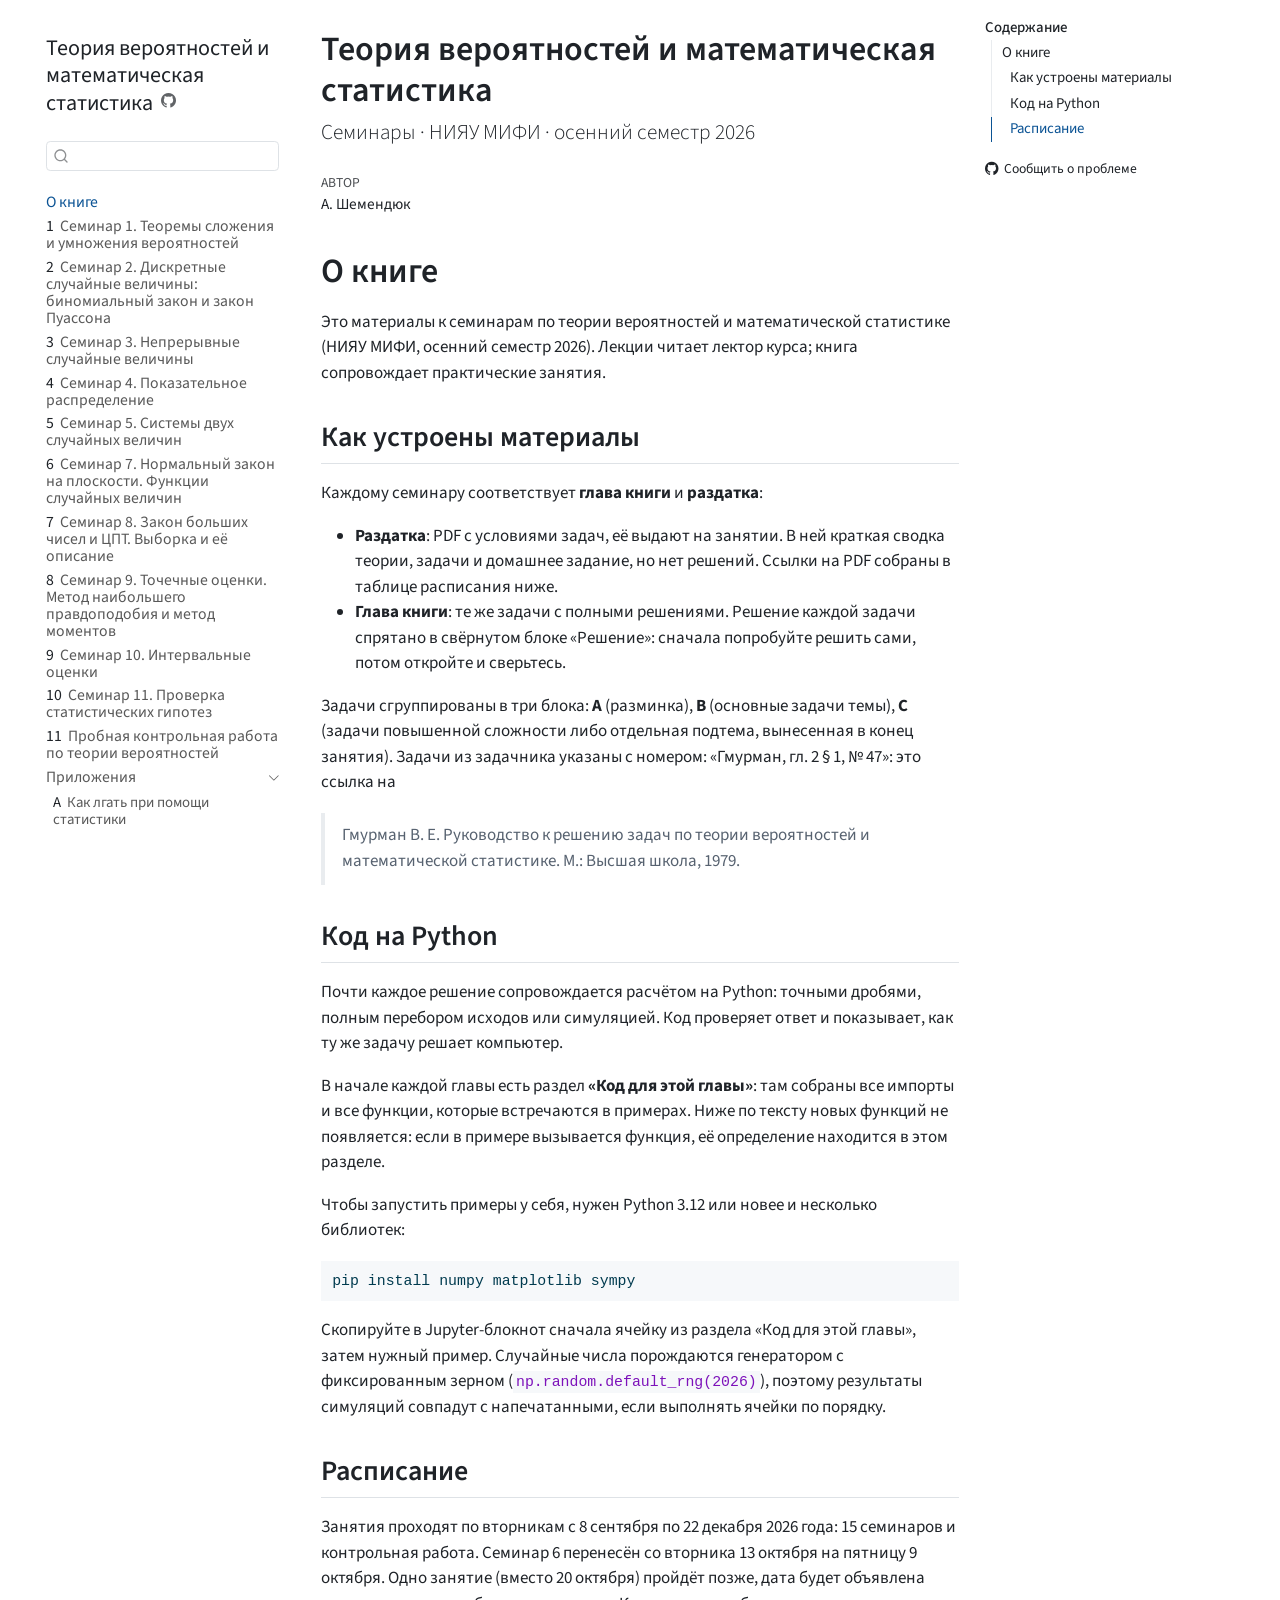
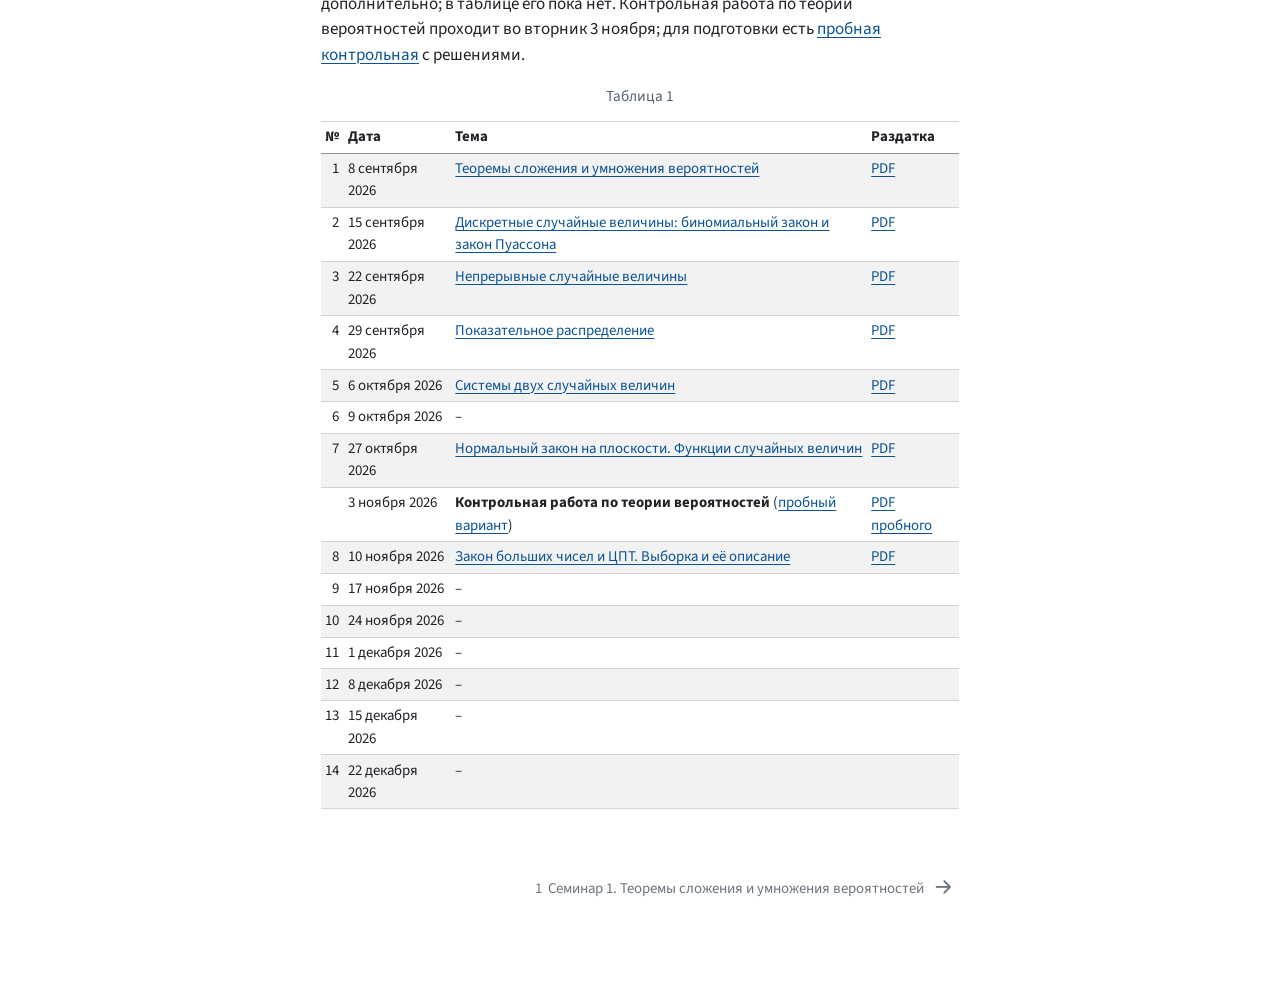
<file: index.html>
<!DOCTYPE html>
<html xmlns="http://www.w3.org/1999/xhtml" lang="ru" xml:lang="ru"><head>

<meta charset="utf-8">
<meta name="generator" content="quarto-1.10.18">

<meta name="viewport" content="width=device-width, initial-scale=1.0, user-scalable=yes">

<meta name="author" content="А. Шемендюк">

<title>Теория вероятностей и математическая статистика</title>
<style>
/* Default styles provided by pandoc.
** See https://pandoc.org/MANUAL.html#variables-for-html for config info.
*/
span.smallcaps{font-variant: small-caps;}
div.columns{display: flex; gap: 1.5em;}
div.column{flex: auto;}
@media screen {
div.columns{gap: min(4vw, 1.5em);}
div.column{overflow-x: auto;}
}
div.hanging-indent{margin-left: 1.5em; text-indent: -1.5em;}
ul.task-list{list-style: none;}
ul.task-list li input[type="checkbox"] {
  width: 0.8em;
  margin: 0 0.8em 0.2em -1em; /* quarto-specific, see https://github.com/quarto-dev/quarto-cli/issues/4556 */ 
  vertical-align: middle;
}
/* CSS for syntax highlighting */
html { -webkit-text-size-adjust: 100%; }
pre > code.sourceCode { white-space: pre; position: relative; }
pre > code.sourceCode > span { display: inline-block; line-height: 1.25; }
pre > code.sourceCode > span:empty { height: 1.2em; }
.sourceCode { overflow: visible; }
code.sourceCode > span { color: inherit; text-decoration: inherit; }
div.sourceCode { margin: 1em 0; }
pre.sourceCode { margin: 0; }
@media screen {
div.sourceCode { overflow: auto; }
}
@media print {
pre > code.sourceCode { white-space: pre-wrap; }
pre > code.sourceCode > span { text-indent: -5em; padding-left: 5em; }
}
pre.numberSource code
  { counter-reset: source-line 0; }
pre.numberSource code > span
  { position: relative; left: -4em; counter-increment: source-line; }
pre.numberSource code > span > a:first-child::before
  { content: counter(source-line);
    position: relative; left: -1em; text-align: right; vertical-align: baseline;
    border: none; display: inline-block;
    -webkit-touch-callout: none; -webkit-user-select: none;
    -khtml-user-select: none; -moz-user-select: none;
    -ms-user-select: none; user-select: none;
    padding: 0 4px; width: 4em;
  }
pre.numberSource { margin-left: 3em;  padding-left: 4px; }
div.sourceCode
  {   }
@media screen {
pre > code.sourceCode > span > a:first-child::before { text-decoration: underline; }
}
</style>


<script src="site_libs/quarto-nav/quarto-nav.js"></script>
<script src="site_libs/quarto-nav/headroom.min.js"></script>
<script src="site_libs/clipboard/clipboard.min.js"></script>
<script src="site_libs/quarto-search/autocomplete.umd.js"></script>
<script src="site_libs/quarto-search/fuse.min.js"></script>
<script src="site_libs/quarto-search/quarto-search.js"></script>
<meta name="quarto:offset" content="./">
<link href="./seminars/01-addition-multiplication/seminar-01.html" rel="next">
<script src="site_libs/quarto-html/quarto.js" type="module"></script>
<script src="site_libs/quarto-html/tabsets/tabsets.js" type="module"></script>
<script src="site_libs/quarto-html/popper.min.js"></script>
<script src="site_libs/quarto-html/tippy.umd.min.js"></script>
<script src="site_libs/quarto-html/anchor.min.js"></script>
<link href="site_libs/quarto-html/tippy.css" rel="stylesheet">
<link href="site_libs/quarto-html/quarto-syntax-highlighting-64a204ab8560d761af7679ceaba22944.css" rel="stylesheet" id="quarto-text-highlighting-styles">
<script src="site_libs/bootstrap/bootstrap.min.js"></script>
<link href="site_libs/bootstrap/bootstrap-icons.css" rel="stylesheet">
<link href="site_libs/bootstrap/bootstrap-1aa567b42d78015c3b7cfc07166ec9b5.min.css" rel="stylesheet" append-hash="true" id="quarto-bootstrap" data-mode="light">
<script id="quarto-search-options" type="application/json">{
  "location": "sidebar",
  "copy-button": false,
  "collapse-after": 3,
  "panel-placement": "start",
  "type": "textbox",
  "limit": 50,
  "keyboard-shortcut": [
    "f",
    "/",
    "s"
  ],
  "show-item-context": false,
  "language": {
    "search-no-results-text": "Поиск не дал результатов",
    "search-matching-documents-text": "Результаты поиска",
    "search-copy-link-title": "Скопировать ссылку",
    "search-hide-matches-text": "Скрыть дополнительные результаты",
    "search-more-match-text": "дополнительный результат в этом документе",
    "search-more-matches-text": "дополнительных результата(-ов) в этом документе",
    "search-clear-button-title": "Очистить",
    "search-text-placeholder": "",
    "search-detached-cancel-button-title": "Отменить",
    "search-submit-button-title": "Найти",
    "search-label": "Поиск"
  }
}</script>
<script>
window.MathJax = {
  tex: {
    macros: {
      E: "\\mathrm{E}",
      Var: "\\mathrm{Var}",
      Prob: "\\mathbb{P}",
      Cov: "\\mathrm{cov}",
      indep: "\\perp\\!\\!\\!\\perp"
    }
  }
};
</script>


</head>

<body class="nav-sidebar floating quarto-light">

<div id="quarto-search-results"></div>
  <header id="quarto-header" class="headroom fixed-top">
  <nav class="quarto-secondary-nav">
    <div class="container-fluid d-flex">
      <button type="button" class="quarto-btn-toggle btn" data-bs-toggle="collapse" role="button" data-bs-target=".quarto-sidebar-collapse-item" aria-controls="quarto-sidebar" aria-expanded="false" aria-label="Переключить боковую панель навигации" onclick="if (window.quartoToggleHeadroom) { window.quartoToggleHeadroom(); }">
        <i class="bi bi-layout-text-sidebar-reverse"></i>
      </button>
        <nav class="quarto-page-breadcrumbs" aria-label="breadcrumb"><ol class="breadcrumb"><li class="breadcrumb-item"><a href="./index.html">О книге</a></li></ol></nav>
        <a class="flex-grow-1" role="navigation" data-bs-toggle="collapse" data-bs-target=".quarto-sidebar-collapse-item" aria-controls="quarto-sidebar" aria-expanded="false" aria-label="Переключить боковую панель навигации" onclick="if (window.quartoToggleHeadroom) { window.quartoToggleHeadroom(); }">      
        </a>
      <button type="button" class="btn quarto-search-button" aria-label="Поиск" onclick="window.quartoOpenSearch();">
        <i class="bi bi-search"></i>
      </button>
    </div>
  </nav>
</header>
<!-- content -->
<div id="quarto-content" class="quarto-container page-columns page-rows-contents page-layout-article">
<!-- sidebar -->
  <nav id="quarto-sidebar" class="sidebar collapse collapse-horizontal quarto-sidebar-collapse-item sidebar-navigation floating overflow-auto">
    <div class="pt-lg-2 mt-2 text-left sidebar-header">
    <div class="sidebar-title mb-0 py-0">
      <a href="./">Теория вероятностей и математическая статистика</a> 
        <div class="sidebar-tools-main">
    <a href="https://github.com/AlexShem/stats-2026/" title="Исходный код" class="quarto-navigation-tool px-1" aria-label="Исходный код"><i class="bi bi-github"></i></a>
</div>
    </div>
      </div>
        <div class="mt-2 flex-shrink-0 align-items-center">
        <div class="sidebar-search">
        <div id="quarto-search" class="" title="Поиск"></div>
        </div>
        </div>
    <div class="sidebar-menu-container"> 
    <ul class="list-unstyled mt-1">
        <li class="sidebar-item">
  <div class="sidebar-item-container"> 
  <a href="./index.html" class="sidebar-item-text sidebar-link active">
 <span class="menu-text">О книге</span></a>
  </div>
</li>
        <li class="sidebar-item">
  <div class="sidebar-item-container"> 
  <a href="./seminars/01-addition-multiplication/seminar-01.html" class="sidebar-item-text sidebar-link">
 <span class="menu-text"><span class="chapter-number">1</span>&nbsp; <span class="chapter-title">Семинар 1. Теоремы сложения и умножения вероятностей</span></span></a>
  </div>
</li>
        <li class="sidebar-item">
  <div class="sidebar-item-container"> 
  <a href="./seminars/02-discrete-random-variables/seminar-02.html" class="sidebar-item-text sidebar-link">
 <span class="menu-text"><span class="chapter-number">2</span>&nbsp; <span class="chapter-title">Семинар 2. Дискретные случайные величины: биномиальный закон и закон Пуассона</span></span></a>
  </div>
</li>
        <li class="sidebar-item">
  <div class="sidebar-item-container"> 
  <a href="./seminars/03-continuous-random-variables/seminar-03.html" class="sidebar-item-text sidebar-link">
 <span class="menu-text"><span class="chapter-number">3</span>&nbsp; <span class="chapter-title">Семинар 3. Непрерывные случайные величины</span></span></a>
  </div>
</li>
        <li class="sidebar-item">
  <div class="sidebar-item-container"> 
  <a href="./seminars/04-exponential-distribution/seminar-04.html" class="sidebar-item-text sidebar-link">
 <span class="menu-text"><span class="chapter-number">4</span>&nbsp; <span class="chapter-title">Семинар 4. Показательное распределение</span></span></a>
  </div>
</li>
        <li class="sidebar-item">
  <div class="sidebar-item-container"> 
  <a href="./seminars/05-two-random-variables/seminar-05.html" class="sidebar-item-text sidebar-link">
 <span class="menu-text"><span class="chapter-number">5</span>&nbsp; <span class="chapter-title">Семинар 5. Системы двух случайных величин</span></span></a>
  </div>
</li>
        <li class="sidebar-item">
  <div class="sidebar-item-container"> 
  <a href="./seminars/07-normal-plane-functions/seminar-07.html" class="sidebar-item-text sidebar-link">
 <span class="menu-text"><span class="chapter-number">6</span>&nbsp; <span class="chapter-title">Семинар 7. Нормальный закон на плоскости. Функции случайных величин</span></span></a>
  </div>
</li>
        <li class="sidebar-item">
  <div class="sidebar-item-container"> 
  <a href="./seminars/08-lln-clt-sample/seminar-08.html" class="sidebar-item-text sidebar-link">
 <span class="menu-text"><span class="chapter-number">7</span>&nbsp; <span class="chapter-title">Семинар 8. Закон больших чисел и ЦПТ. Выборка и её описание</span></span></a>
  </div>
</li>
        <li class="sidebar-item">
  <div class="sidebar-item-container"> 
  <a href="./seminars/09-point-estimates/seminar-09.html" class="sidebar-item-text sidebar-link">
 <span class="menu-text"><span class="chapter-number">8</span>&nbsp; <span class="chapter-title">Семинар 9. Точечные оценки. Метод наибольшего правдоподобия и метод моментов</span></span></a>
  </div>
</li>
        <li class="sidebar-item">
  <div class="sidebar-item-container"> 
  <a href="./seminars/10-interval-estimates/seminar-10.html" class="sidebar-item-text sidebar-link">
 <span class="menu-text"><span class="chapter-number">9</span>&nbsp; <span class="chapter-title">Семинар 10. Интервальные оценки</span></span></a>
  </div>
</li>
        <li class="sidebar-item">
  <div class="sidebar-item-container"> 
  <a href="./seminars/11-hypothesis-testing/seminar-11.html" class="sidebar-item-text sidebar-link">
 <span class="menu-text"><span class="chapter-number">10</span>&nbsp; <span class="chapter-title">Семинар 11. Проверка статистических гипотез</span></span></a>
  </div>
</li>
        <li class="sidebar-item">
  <div class="sidebar-item-container"> 
  <a href="./exams/mock-midterm.html" class="sidebar-item-text sidebar-link">
 <span class="menu-text"><span class="chapter-number">11</span>&nbsp; <span class="chapter-title">Пробная контрольная работа по теории вероятностей</span></span></a>
  </div>
</li>
        <li class="sidebar-item sidebar-item-section">
      <div class="sidebar-item-container"> 
            <a class="sidebar-item-text sidebar-link text-start" data-bs-toggle="collapse" data-bs-target="#quarto-sidebar-section-1" role="navigation" aria-expanded="true">
 <span class="menu-text">Приложения</span></a>
          <a class="sidebar-item-toggle text-start" data-bs-toggle="collapse" data-bs-target="#quarto-sidebar-section-1" role="navigation" aria-expanded="true" aria-label="Переключить раздел">
            <i class="bi bi-chevron-right ms-2"></i>
          </a> 
      </div>
      <ul id="quarto-sidebar-section-1" class="collapse list-unstyled sidebar-section depth1 show">  
          <li class="sidebar-item">
  <div class="sidebar-item-container"> 
  <a href="./appendices/how-to-lie.html" class="sidebar-item-text sidebar-link">
 <span class="menu-text"><span class="chapter-number">A</span>&nbsp; <span class="chapter-title">Как лгать при помощи статистики</span></span></a>
  </div>
</li>
      </ul>
  </li>
    </ul>
    </div>
</nav>
<div id="quarto-sidebar-glass" class="quarto-sidebar-collapse-item" data-bs-toggle="collapse" data-bs-target=".quarto-sidebar-collapse-item"></div>
<!-- margin-sidebar -->
    <div id="quarto-margin-sidebar" class="sidebar margin-sidebar">
        <nav id="TOC" role="doc-toc" class="toc-active">
    <h2 id="toc-title">Содержание</h2>
   
  <ul>
  <li><a href="#о-книге" id="toc-о-книге" class="nav-link active" data-scroll-target="#о-книге">О книге</a>
  <ul class="collapse">
  <li><a href="#как-устроены-материалы" id="toc-как-устроены-материалы" class="nav-link" data-scroll-target="#как-устроены-материалы">Как устроены материалы</a></li>
  <li><a href="#код-на-python" id="toc-код-на-python" class="nav-link" data-scroll-target="#код-на-python">Код на Python</a></li>
  <li><a href="#расписание" id="toc-расписание" class="nav-link" data-scroll-target="#расписание">Расписание</a></li>
  </ul></li>
  </ul>
<div class="toc-actions"><ul><li><a href="https://github.com/AlexShem/stats-2026/issues/new" class="toc-action"><i class="bi bi-github"></i>Сообщить о проблеме</a></li></ul></div></nav>
    </div>
<!-- main -->
<main class="content" id="quarto-document-content">

<header id="title-block-header" class="quarto-title-block default">
<div class="quarto-title">
<h1 class="title">Теория вероятностей и математическая статистика</h1>
<p class="subtitle lead">Семинары · НИЯУ МИФИ · осенний семестр 2026</p>
</div>



<div class="quarto-title-meta">

    <div>
    <div class="quarto-title-meta-heading">Автор</div>
    <div class="quarto-title-meta-contents">
             <p>А. Шемендюк </p>
          </div>
  </div>
    
  
    
  </div>
  


</header>


<section id="о-книге" class="level1 unnumbered">
<h1 class="unnumbered">О книге</h1>
<p>Это материалы к семинарам по теории вероятностей и математической статистике (НИЯУ МИФИ, осенний семестр 2026). Лекции читает лектор курса; книга сопровождает практические занятия.</p>
<section id="как-устроены-материалы" class="level2 unnumbered">
<h2 class="unnumbered anchored" data-anchor-id="как-устроены-материалы">Как устроены материалы</h2>
<p>Каждому семинару соответствует <strong>глава книги</strong> и <strong>раздатка</strong>:</p>
<ul>
<li><strong>Раздатка</strong>: PDF с условиями задач, её выдают на занятии. В ней краткая сводка теории, задачи и домашнее задание, но нет решений. Ссылки на PDF собраны в таблице расписания ниже.</li>
<li><strong>Глава книги</strong>: те же задачи с полными решениями. Решение каждой задачи спрятано в свёрнутом блоке «Решение»: сначала попробуйте решить сами, потом откройте и сверьтесь.</li>
</ul>
<p>Задачи сгруппированы в три блока: <strong>A</strong> (разминка), <strong>B</strong> (основные задачи темы), <strong>C</strong> (задачи повышенной сложности либо отдельная подтема, вынесенная в конец занятия). Задачи из задачника указаны с номером: «Гмурман, гл. 2 § 1, № 47»: это ссылка на</p>
<blockquote class="blockquote">
<p>Гмурман В. Е. Руководство к решению задач по теории вероятностей и математической статистике. М.: Высшая школа, 1979.</p>
</blockquote>
</section>
<section id="код-на-python" class="level2 unnumbered">
<h2 class="unnumbered anchored" data-anchor-id="код-на-python">Код на Python</h2>
<p>Почти каждое решение сопровождается расчётом на Python: точными дробями, полным перебором исходов или симуляцией. Код проверяет ответ и показывает, как ту же задачу решает компьютер.</p>
<p>В начале каждой главы есть раздел <strong>«Код для этой главы»</strong>: там собраны все импорты и все функции, которые встречаются в примерах. Ниже по тексту новых функций не появляется: если в примере вызывается функция, её определение находится в этом разделе.</p>
<p>Чтобы запустить примеры у себя, нужен Python 3.12 или новее и несколько библиотек:</p>
<div class="code-copy-outer-scaffold"><div class="sourceCode" id="cb1"><pre class="sourceCode bash code-with-copy"><code class="sourceCode bash"><span id="cb1-1"><a href="#cb1-1" aria-hidden="true" tabindex="-1"></a><span class="ex">pip</span> install numpy matplotlib sympy</span></code></pre></div><button title="Скопировать текст" class="code-copy-button"><i class="bi"></i></button></div>
<p>Скопируйте в Jupyter-блокнот сначала ячейку из раздела «Код для этой главы», затем нужный пример. Случайные числа порождаются генератором с фиксированным зерном (<code>np.random.default_rng(2026)</code>), поэтому результаты симуляций совпадут с напечатанными, если выполнять ячейки по порядку.</p>
</section>
<section id="расписание" class="level2 unnumbered">
<h2 class="unnumbered anchored" data-anchor-id="расписание">Расписание</h2>
<p>Занятия проходят по вторникам с 8 сентября по 22 декабря 2026 года: 15 семинаров и контрольная работа. Семинар 6 перенесён со вторника 13 октября на пятницу 9 октября. Одно занятие (вместо 20 октября) пройдёт позже, дата будет объявлена дополнительно; в таблице его пока нет. Контрольная работа по теории вероятностей проходит во вторник 3 ноября; для подготовки есть <a href="./exams/mock-midterm.html">пробная контрольная</a> с решениями.</p>
<div class="cell" data-execution_count="1">
<div id="tbl-schedule" class="cell quarto-float quarto-figure quarto-figure-center anchored" data-execution_count="1">
<figure class="quarto-float quarto-float-tbl figure">
<figcaption class="quarto-float-caption-top quarto-float-caption quarto-float-tbl quarto-uncaptioned" id="tbl-schedule-caption-0ceaefa1-69ba-4598-a22c-09a6ac19f8ca">
Таблица&nbsp;1
</figcaption>
<div aria-describedby="tbl-schedule-caption-0ceaefa1-69ba-4598-a22c-09a6ac19f8ca">
<div class="cell-output cell-output-display cell-output-markdown" data-execution_count="1">
<table class="caption-top table table-sm table-striped small">
<thead>
<tr class="header">
<th style="text-align: right;">№</th>
<th style="text-align: left;">Дата</th>
<th style="text-align: left;">Тема</th>
<th style="text-align: left;">Раздатка</th>
</tr>
</thead>
<tbody>
<tr class="odd">
<td style="text-align: right;">1</td>
<td style="text-align: left;">8 сентября 2026</td>
<td style="text-align: left;"><a href="./seminars/01-addition-multiplication/seminar-01.html">Теоремы сложения и умножения вероятностей</a></td>
<td style="text-align: left;"><a href="handouts/seminars/01-addition-multiplication/seminar-01.pdf">PDF</a></td>
</tr>
<tr class="even">
<td style="text-align: right;">2</td>
<td style="text-align: left;">15 сентября 2026</td>
<td style="text-align: left;"><a href="./seminars/02-discrete-random-variables/seminar-02.html">Дискретные случайные величины: биномиальный закон и закон Пуассона</a></td>
<td style="text-align: left;"><a href="handouts/seminars/02-discrete-random-variables/seminar-02.pdf">PDF</a></td>
</tr>
<tr class="odd">
<td style="text-align: right;">3</td>
<td style="text-align: left;">22 сентября 2026</td>
<td style="text-align: left;"><a href="./seminars/03-continuous-random-variables/seminar-03.html">Непрерывные случайные величины</a></td>
<td style="text-align: left;"><a href="handouts/seminars/03-continuous-random-variables/seminar-03.pdf">PDF</a></td>
</tr>
<tr class="even">
<td style="text-align: right;">4</td>
<td style="text-align: left;">29 сентября 2026</td>
<td style="text-align: left;"><a href="./seminars/04-exponential-distribution/seminar-04.html">Показательное распределение</a></td>
<td style="text-align: left;"><a href="handouts/seminars/04-exponential-distribution/seminar-04.pdf">PDF</a></td>
</tr>
<tr class="odd">
<td style="text-align: right;">5</td>
<td style="text-align: left;">6 октября 2026</td>
<td style="text-align: left;"><a href="./seminars/05-two-random-variables/seminar-05.html">Системы двух случайных величин</a></td>
<td style="text-align: left;"><a href="handouts/seminars/05-two-random-variables/seminar-05.pdf">PDF</a></td>
</tr>
<tr class="even">
<td style="text-align: right;">6</td>
<td style="text-align: left;">9 октября 2026</td>
<td style="text-align: left;">–</td>
<td style="text-align: left;"></td>
</tr>
<tr class="odd">
<td style="text-align: right;">7</td>
<td style="text-align: left;">27 октября 2026</td>
<td style="text-align: left;"><a href="./seminars/07-normal-plane-functions/seminar-07.html">Нормальный закон на плоскости. Функции случайных величин</a></td>
<td style="text-align: left;"><a href="handouts/seminars/07-normal-plane-functions/seminar-07.pdf">PDF</a></td>
</tr>
<tr class="even">
<td style="text-align: right;"></td>
<td style="text-align: left;">3 ноября 2026</td>
<td style="text-align: left;"><strong>Контрольная работа по теории вероятностей</strong> (<a href="./exams/mock-midterm.html">пробный вариант</a>)</td>
<td style="text-align: left;"><a href="handouts/exams/mock-midterm.pdf">PDF пробного</a></td>
</tr>
<tr class="odd">
<td style="text-align: right;">8</td>
<td style="text-align: left;">10 ноября 2026</td>
<td style="text-align: left;"><a href="./seminars/08-lln-clt-sample/seminar-08.html">Закон больших чисел и ЦПТ. Выборка и её описание</a></td>
<td style="text-align: left;"><a href="handouts/seminars/08-lln-clt-sample/seminar-08.pdf">PDF</a></td>
</tr>
<tr class="even">
<td style="text-align: right;">9</td>
<td style="text-align: left;">17 ноября 2026</td>
<td style="text-align: left;">–</td>
<td style="text-align: left;"></td>
</tr>
<tr class="odd">
<td style="text-align: right;">10</td>
<td style="text-align: left;">24 ноября 2026</td>
<td style="text-align: left;">–</td>
<td style="text-align: left;"></td>
</tr>
<tr class="even">
<td style="text-align: right;">11</td>
<td style="text-align: left;">1 декабря 2026</td>
<td style="text-align: left;">–</td>
<td style="text-align: left;"></td>
</tr>
<tr class="odd">
<td style="text-align: right;">12</td>
<td style="text-align: left;">8 декабря 2026</td>
<td style="text-align: left;">–</td>
<td style="text-align: left;"></td>
</tr>
<tr class="even">
<td style="text-align: right;">13</td>
<td style="text-align: left;">15 декабря 2026</td>
<td style="text-align: left;">–</td>
<td style="text-align: left;"></td>
</tr>
<tr class="odd">
<td style="text-align: right;">14</td>
<td style="text-align: left;">22 декабря 2026</td>
<td style="text-align: left;">–</td>
<td style="text-align: left;"></td>
</tr>
</tbody>
</table>
</div>
</div>
</figure>
</div>
</div>


</section>
</section>

</main> <!-- /main -->
<script id="quarto-html-after-body" type="application/javascript">
  window.document.addEventListener("DOMContentLoaded", function (event) {
    const icon = "";
    const anchorJS = new window.AnchorJS();
    anchorJS.options = {
      placement: 'right',
      icon: icon
    };
    anchorJS.add('.anchored');
    const isCodeAnnotation = (el) => {
      for (const clz of el.classList) {
        if (clz.startsWith('code-annotation-')) {                     
          return true;
        }
      }
      return false;
    }
    const onCopySuccess = function(e) {
      // button target
      const button = e.trigger;
      // don't keep focus
      button.blur();
      // flash "checked"
      button.classList.add('code-copy-button-checked');
      var currentTitle = button.getAttribute("title");
      button.setAttribute("title", "Скопировано");
      let tooltip;
      if (window.bootstrap) {
        button.setAttribute("data-bs-toggle", "tooltip");
        button.setAttribute("data-bs-placement", "left");
        button.setAttribute("data-bs-title", "Скопировано");
        tooltip = new bootstrap.Tooltip(button, 
          { trigger: "manual", 
            customClass: "code-copy-button-tooltip",
            offset: [0, -8]});
        tooltip.show();    
      }
      setTimeout(function() {
        if (tooltip) {
          tooltip.hide();
          button.removeAttribute("data-bs-title");
          button.removeAttribute("data-bs-toggle");
          button.removeAttribute("data-bs-placement");
        }
        button.setAttribute("title", currentTitle);
        button.classList.remove('code-copy-button-checked');
      }, 1000);
      // clear code selection
      e.clearSelection();
    }
    const getTextToCopy = function(trigger) {
      const outerScaffold = trigger.parentElement.cloneNode(true);
      const codeEl = outerScaffold.querySelector('code');
      for (const childEl of codeEl.children) {
        if (isCodeAnnotation(childEl)) {
          childEl.remove();
        }
      }
      return codeEl.innerText;
    }
    const clipboard = new window.ClipboardJS('.code-copy-button:not([data-in-quarto-modal])', {
      text: getTextToCopy
    });
    clipboard.on('success', onCopySuccess);
    if (window.document.getElementById('quarto-embedded-source-code-modal')) {
      const clipboardModal = new window.ClipboardJS('.code-copy-button[data-in-quarto-modal]', {
        text: getTextToCopy,
        container: window.document.getElementById('quarto-embedded-source-code-modal')
      });
      clipboardModal.on('success', onCopySuccess);
    }
      var localhostRegex = new RegExp(/^(?:http|https):\/\/localhost\:?[0-9]*\//);
      var mailtoRegex = new RegExp(/^mailto:/);
        var filterRegex = new RegExp("https:\/\/alexshem\.github\.io\/stats-2026\/");
      var isInternal = (href) => {
          return filterRegex.test(href) || localhostRegex.test(href) || mailtoRegex.test(href);
      }
      // Inspect non-navigation links and adorn them if external
     var links = window.document.querySelectorAll('a[href]:not(.nav-link):not(.navbar-brand):not(.toc-action):not(.sidebar-link):not(.sidebar-item-toggle):not(.pagination-link):not(.no-external):not([aria-hidden]):not(.dropdown-item):not(.quarto-navigation-tool):not(.about-link)');
      for (var i=0; i<links.length; i++) {
        const link = links[i];
        if (!isInternal(link.href)) {
          // undo the damage that might have been done by quarto-nav.js in the case of
          // links that we want to consider external
          if (link.dataset.originalHref !== undefined) {
            link.href = link.dataset.originalHref;
          }
        }
      }
    function tippyHover(el, contentFn, onTriggerFn, onUntriggerFn) {
      const config = {
        allowHTML: true,
        maxWidth: 500,
        delay: 100,
        arrow: false,
        appendTo: function(el) {
            return el.parentElement;
        },
        interactive: true,
        interactiveBorder: 10,
        theme: 'quarto',
        placement: 'bottom-start',
      };
      if (contentFn) {
        config.content = contentFn;
      }
      if (onTriggerFn) {
        config.onTrigger = onTriggerFn;
      }
      if (onUntriggerFn) {
        config.onUntrigger = onUntriggerFn;
      }
      window.tippy(el, config); 
    }
    const noterefs = window.document.querySelectorAll('a[role="doc-noteref"]');
    for (var i=0; i<noterefs.length; i++) {
      const ref = noterefs[i];
      tippyHover(ref, function() {
        // use id or data attribute instead here
        let href = ref.getAttribute('data-footnote-href') || ref.getAttribute('href');
        try { href = new URL(href).hash; } catch {}
        const id = href.replace(/^#\/?/, "");
        const note = window.document.getElementById(id);
        if (note) {
          return note.innerHTML;
        } else {
          return "";
        }
      });
    }
    const xrefs = window.document.querySelectorAll('a.quarto-xref');
    const processXRef = (id, note) => {
      // Strip column container classes
      const stripColumnClz = (el) => {
        el.classList.remove("page-full", "page-columns");
        if (el.children) {
          for (const child of el.children) {
            stripColumnClz(child);
          }
        }
      }
      stripColumnClz(note)
      if (id === null || id.startsWith('sec-')) {
        // Special case sections, only their first couple elements
        const container = document.createElement("div");
        if (note.children && note.children.length > 2) {
          container.appendChild(note.children[0].cloneNode(true));
          for (let i = 1; i < note.children.length; i++) {
            const child = note.children[i];
            if (child.tagName === "P" && child.innerText === "") {
              continue;
            } else {
              container.appendChild(child.cloneNode(true));
              break;
            }
          }
          if (window.Quarto?.typesetMath) {
            window.Quarto.typesetMath(container);
          }
          return container.innerHTML
        } else {
          if (window.Quarto?.typesetMath) {
            window.Quarto.typesetMath(note);
          }
          return note.innerHTML;
        }
      } else {
        // Remove any anchor links if they are present
        const anchorLink = note.querySelector('a.anchorjs-link');
        if (anchorLink) {
          anchorLink.remove();
        }
        if (window.Quarto?.typesetMath) {
          window.Quarto.typesetMath(note);
        }
        if (note.classList.contains("callout")) {
          return note.outerHTML;
        } else {
          return note.innerHTML;
        }
      }
    }
    for (var i=0; i<xrefs.length; i++) {
      const xref = xrefs[i];
      tippyHover(xref, undefined, function(instance) {
        instance.disable();
        let url = xref.getAttribute('href');
        let hash = undefined; 
        if (url.startsWith('#')) {
          hash = url;
        } else {
          try { hash = new URL(url).hash; } catch {}
        }
        if (hash) {
          const id = hash.replace(/^#\/?/, "");
          const note = window.document.getElementById(id);
          if (note !== null) {
            try {
              const html = processXRef(id, note.cloneNode(true));
              instance.setContent(html);
            } finally {
              instance.enable();
              instance.show();
            }
          } else {
            // See if we can fetch this
            fetch(url.split('#')[0])
            .then(res => res.text())
            .then(html => {
              const parser = new DOMParser();
              const htmlDoc = parser.parseFromString(html, "text/html");
              const note = htmlDoc.getElementById(id);
              if (note !== null) {
                const html = processXRef(id, note);
                instance.setContent(html);
              } 
            }).finally(() => {
              instance.enable();
              instance.show();
            });
          }
        } else {
          // See if we can fetch a full url (with no hash to target)
          // This is a special case and we should probably do some content thinning / targeting
          fetch(url)
          .then(res => res.text())
          .then(html => {
            const parser = new DOMParser();
            const htmlDoc = parser.parseFromString(html, "text/html");
            const note = htmlDoc.querySelector('main.content');
            if (note !== null) {
              // This should only happen for chapter cross references
              // (since there is no id in the URL)
              // remove the first header
              if (note.children.length > 0 && note.children[0].tagName === "HEADER") {
                note.children[0].remove();
              }
              const html = processXRef(null, note);
              instance.setContent(html);
            } 
          }).finally(() => {
            instance.enable();
            instance.show();
          });
        }
      }, function(instance) {
      });
    }
        let selectedAnnoteEl;
        const selectorForAnnotation = ( cell, annotation) => {
          let cellAttr = 'data-code-cell="' + cell + '"';
          let lineAttr = 'data-code-annotation="' +  annotation + '"';
          const selector = 'span[' + cellAttr + '][' + lineAttr + ']';
          return selector;
        }
        const selectCodeLines = (annoteEl) => {
          const doc = window.document;
          const targetCell = annoteEl.getAttribute("data-target-cell");
          const targetAnnotation = annoteEl.getAttribute("data-target-annotation");
          const annoteSpan = window.document.querySelector(selectorForAnnotation(targetCell, targetAnnotation));
          const lines = annoteSpan.getAttribute("data-code-lines").split(",");
          const lineIds = lines.map((line) => {
            return targetCell + "-" + line;
          })
          let top = null;
          let height = null;
          let parent = null;
          if (lineIds.length > 0) {
              //compute the position of the single el (top and bottom and make a div)
              const el = window.document.getElementById(lineIds[0]);
              top = el.offsetTop;
              height = el.offsetHeight;
              parent = el.parentElement.parentElement;
            if (lineIds.length > 1) {
              const lastEl = window.document.getElementById(lineIds[lineIds.length - 1]);
              const bottom = lastEl.offsetTop + lastEl.offsetHeight;
              height = bottom - top;
            }
            if (top !== null && height !== null && parent !== null) {
              // cook up a div (if necessary) and position it 
              let div = window.document.getElementById("code-annotation-line-highlight");
              if (div === null) {
                div = window.document.createElement("div");
                div.setAttribute("id", "code-annotation-line-highlight");
                div.style.position = 'absolute';
                parent.appendChild(div);
              }
              div.style.top = top - 2 + "px";
              div.style.height = height + 4 + "px";
              div.style.left = 0;
              let gutterDiv = window.document.getElementById("code-annotation-line-highlight-gutter");
              if (gutterDiv === null) {
                gutterDiv = window.document.createElement("div");
                gutterDiv.setAttribute("id", "code-annotation-line-highlight-gutter");
                gutterDiv.style.position = 'absolute';
                const codeCell = window.document.getElementById(targetCell);
                const gutter = codeCell.querySelector('.code-annotation-gutter');
                gutter.appendChild(gutterDiv);
              }
              gutterDiv.style.top = top - 2 + "px";
              gutterDiv.style.height = height + 4 + "px";
            }
            selectedAnnoteEl = annoteEl;
          }
        };
        const unselectCodeLines = () => {
          const elementsIds = ["code-annotation-line-highlight", "code-annotation-line-highlight-gutter"];
          elementsIds.forEach((elId) => {
            const div = window.document.getElementById(elId);
            if (div) {
              div.remove();
            }
          });
          selectedAnnoteEl = undefined;
        };
          // Handle positioning of the toggle
      window.addEventListener(
        "resize",
        throttle(() => {
          elRect = undefined;
          if (selectedAnnoteEl) {
            selectCodeLines(selectedAnnoteEl);
          }
        }, 10)
      );
      function throttle(fn, ms) {
      let throttle = false;
      let timer;
        return (...args) => {
          if(!throttle) { // first call gets through
              fn.apply(this, args);
              throttle = true;
          } else { // all the others get throttled
              if(timer) clearTimeout(timer); // cancel #2
              timer = setTimeout(() => {
                fn.apply(this, args);
                timer = throttle = false;
              }, ms);
          }
        };
      }
        // Attach click handler to the DT
        const annoteDls = window.document.querySelectorAll('dt[data-target-cell]');
        for (const annoteDlNode of annoteDls) {
          annoteDlNode.addEventListener('click', (event) => {
            const clickedEl = event.target;
            if (clickedEl !== selectedAnnoteEl) {
              unselectCodeLines();
              const activeEl = window.document.querySelector('dt[data-target-cell].code-annotation-active');
              if (activeEl) {
                activeEl.classList.remove('code-annotation-active');
              }
              selectCodeLines(clickedEl);
              clickedEl.classList.add('code-annotation-active');
            } else {
              // Unselect the line
              unselectCodeLines();
              clickedEl.classList.remove('code-annotation-active');
            }
          });
        }
    const findCites = (el) => {
      const parentEl = el.parentElement;
      if (parentEl) {
        const cites = parentEl.dataset.cites;
        if (cites) {
          return {
            el,
            cites: cites.split(' ')
          };
        } else {
          return findCites(el.parentElement)
        }
      } else {
        return undefined;
      }
    };
    var bibliorefs = window.document.querySelectorAll('a[role="doc-biblioref"]');
    for (var i=0; i<bibliorefs.length; i++) {
      const ref = bibliorefs[i];
      const citeInfo = findCites(ref);
      if (citeInfo) {
        tippyHover(citeInfo.el, function() {
          var popup = window.document.createElement('div');
          citeInfo.cites.forEach(function(cite) {
            var citeDiv = window.document.createElement('div');
            citeDiv.classList.add('hanging-indent');
            citeDiv.classList.add('csl-entry');
            var biblioDiv = window.document.getElementById('ref-' + cite);
            if (biblioDiv) {
              citeDiv.innerHTML = biblioDiv.innerHTML;
            }
            popup.appendChild(citeDiv);
          });
          return popup.innerHTML;
        });
      }
    }
  });
  </script>
<nav class="page-navigation">
  <div class="nav-page nav-page-previous">
  </div>
  <div class="nav-page nav-page-next">
      <a href="./seminars/01-addition-multiplication/seminar-01.html" class="pagination-link" aria-label="Семинар 1. Теоремы сложения и умножения вероятностей">
        <span class="nav-page-text"><span class="chapter-number">1</span>&nbsp; <span class="chapter-title">Семинар 1. Теоремы сложения и умножения вероятностей</span></span> <i class="bi bi-arrow-right-short"></i>
      </a>
  </div>
</nav>
</div> <!-- /content -->




<footer class="footer"><div class="nav-footer"><div class="nav-footer-center"><div class="toc-actions d-sm-block d-md-none"><ul><li><a href="https://github.com/AlexShem/stats-2026/issues/new" class="toc-action"><i class="bi bi-github"></i>Сообщить о проблеме</a></li></ul></div></div></div></footer></body></html>
</file>
<file: site_libs/quarto-html/tippy.css>
.tippy-box[data-animation=fade][data-state=hidden]{opacity:0}[data-tippy-root]{max-width:calc(100vw - 10px)}.tippy-box{position:relative;background-color:#333;color:#fff;border-radius:4px;font-size:14px;line-height:1.4;white-space:normal;outline:0;transition-property:transform,visibility,opacity}.tippy-box[data-placement^=top]>.tippy-arrow{bottom:0}.tippy-box[data-placement^=top]>.tippy-arrow:before{bottom:-7px;left:0;border-width:8px 8px 0;border-top-color:initial;transform-origin:center top}.tippy-box[data-placement^=bottom]>.tippy-arrow{top:0}.tippy-box[data-placement^=bottom]>.tippy-arrow:before{top:-7px;left:0;border-width:0 8px 8px;border-bottom-color:initial;transform-origin:center bottom}.tippy-box[data-placement^=left]>.tippy-arrow{right:0}.tippy-box[data-placement^=left]>.tippy-arrow:before{border-width:8px 0 8px 8px;border-left-color:initial;right:-7px;transform-origin:center left}.tippy-box[data-placement^=right]>.tippy-arrow{left:0}.tippy-box[data-placement^=right]>.tippy-arrow:before{left:-7px;border-width:8px 8px 8px 0;border-right-color:initial;transform-origin:center right}.tippy-box[data-inertia][data-state=visible]{transition-timing-function:cubic-bezier(.54,1.5,.38,1.11)}.tippy-arrow{width:16px;height:16px;color:#333}.tippy-arrow:before{content:"";position:absolute;border-color:transparent;border-style:solid}.tippy-content{position:relative;padding:5px 9px;z-index:1}
</file>
<file: site_libs/quarto-html/quarto-syntax-highlighting-64a204ab8560d761af7679ceaba22944.css>
/* quarto syntax highlight colors */
:root {
  --quarto-hl-ot-color: #003B4F;
  --quarto-hl-at-color: #657422;
  --quarto-hl-ss-color: #20794D;
  --quarto-hl-an-color: #5E5E5E;
  --quarto-hl-fu-color: #4758AB;
  --quarto-hl-st-color: #20794D;
  --quarto-hl-cf-color: #003B4F;
  --quarto-hl-op-color: #5E5E5E;
  --quarto-hl-er-color: #AD0000;
  --quarto-hl-bn-color: #AD0000;
  --quarto-hl-al-color: #AD0000;
  --quarto-hl-va-color: #111111;
  --quarto-hl-bu-color: inherit;
  --quarto-hl-ex-color: inherit;
  --quarto-hl-pp-color: #AD0000;
  --quarto-hl-in-color: #5E5E5E;
  --quarto-hl-vs-color: #20794D;
  --quarto-hl-wa-color: #5E5E5E;
  --quarto-hl-do-color: #5E5E5E;
  --quarto-hl-im-color: #00769E;
  --quarto-hl-ch-color: #20794D;
  --quarto-hl-dt-color: #AD0000;
  --quarto-hl-fl-color: #AD0000;
  --quarto-hl-co-color: #5E5E5E;
  --quarto-hl-cv-color: #5E5E5E;
  --quarto-hl-cn-color: #8f5902;
  --quarto-hl-sc-color: #5E5E5E;
  --quarto-hl-dv-color: #AD0000;
  --quarto-hl-kw-color: #003B4F;
}

/* other quarto variables */
:root {
  --quarto-font-monospace: SFMono-Regular, Menlo, Monaco, Consolas, "Liberation Mono", "Courier New", monospace;
}

/* syntax highlight based on Pandoc's rules */
pre > code.sourceCode > span {
  color: #003B4F;
}

code.sourceCode > span {
  color: #003B4F;
}

div.sourceCode,
div.sourceCode pre.sourceCode {
  color: #003B4F;
}

/* Normal */
code span {
  color: #003B4F;
}

/* Alert */
code span.al {
  color: #AD0000;
  font-style: inherit;
}

/* Annotation */
code span.an {
  color: #5E5E5E;
  font-style: inherit;
}

/* Attribute */
code span.at {
  color: #657422;
  font-style: inherit;
}

/* BaseN */
code span.bn {
  color: #AD0000;
  font-style: inherit;
}

/* BuiltIn */
code span.bu {
  font-style: inherit;
}

/* ControlFlow */
code span.cf {
  color: #003B4F;
  font-weight: bold;
  font-style: inherit;
}

/* Char */
code span.ch {
  color: #20794D;
  font-style: inherit;
}

/* Constant */
code span.cn {
  color: #8f5902;
  font-style: inherit;
}

/* Comment */
code span.co {
  color: #5E5E5E;
  font-style: inherit;
}

/* CommentVar */
code span.cv {
  color: #5E5E5E;
  font-style: italic;
}

/* Documentation */
code span.do {
  color: #5E5E5E;
  font-style: italic;
}

/* DataType */
code span.dt {
  color: #AD0000;
  font-style: inherit;
}

/* DecVal */
code span.dv {
  color: #AD0000;
  font-style: inherit;
}

/* Error */
code span.er {
  color: #AD0000;
  font-style: inherit;
}

/* Extension */
code span.ex {
  font-style: inherit;
}

/* Float */
code span.fl {
  color: #AD0000;
  font-style: inherit;
}

/* Function */
code span.fu {
  color: #4758AB;
  font-style: inherit;
}

/* Import */
code span.im {
  color: #00769E;
  font-style: inherit;
}

/* Information */
code span.in {
  color: #5E5E5E;
  font-style: inherit;
}

/* Keyword */
code span.kw {
  color: #003B4F;
  font-weight: bold;
  font-style: inherit;
}

/* Operator */
code span.op {
  color: #5E5E5E;
  font-style: inherit;
}

/* Other */
code span.ot {
  color: #003B4F;
  font-style: inherit;
}

/* Preprocessor */
code span.pp {
  color: #AD0000;
  font-style: inherit;
}

/* SpecialChar */
code span.sc {
  color: #5E5E5E;
  font-style: inherit;
}

/* SpecialString */
code span.ss {
  color: #20794D;
  font-style: inherit;
}

/* String */
code span.st {
  color: #20794D;
  font-style: inherit;
}

/* Variable */
code span.va {
  color: #111111;
  font-style: inherit;
}

/* VerbatimString */
code span.vs {
  color: #20794D;
  font-style: inherit;
}

/* Warning */
code span.wa {
  color: #5E5E5E;
  font-style: italic;
}

.prevent-inlining {
  content: "</";
}

/*# sourceMappingURL=9d8d5bb603a83b8298b89080a598c93b.css.map */
</file>
